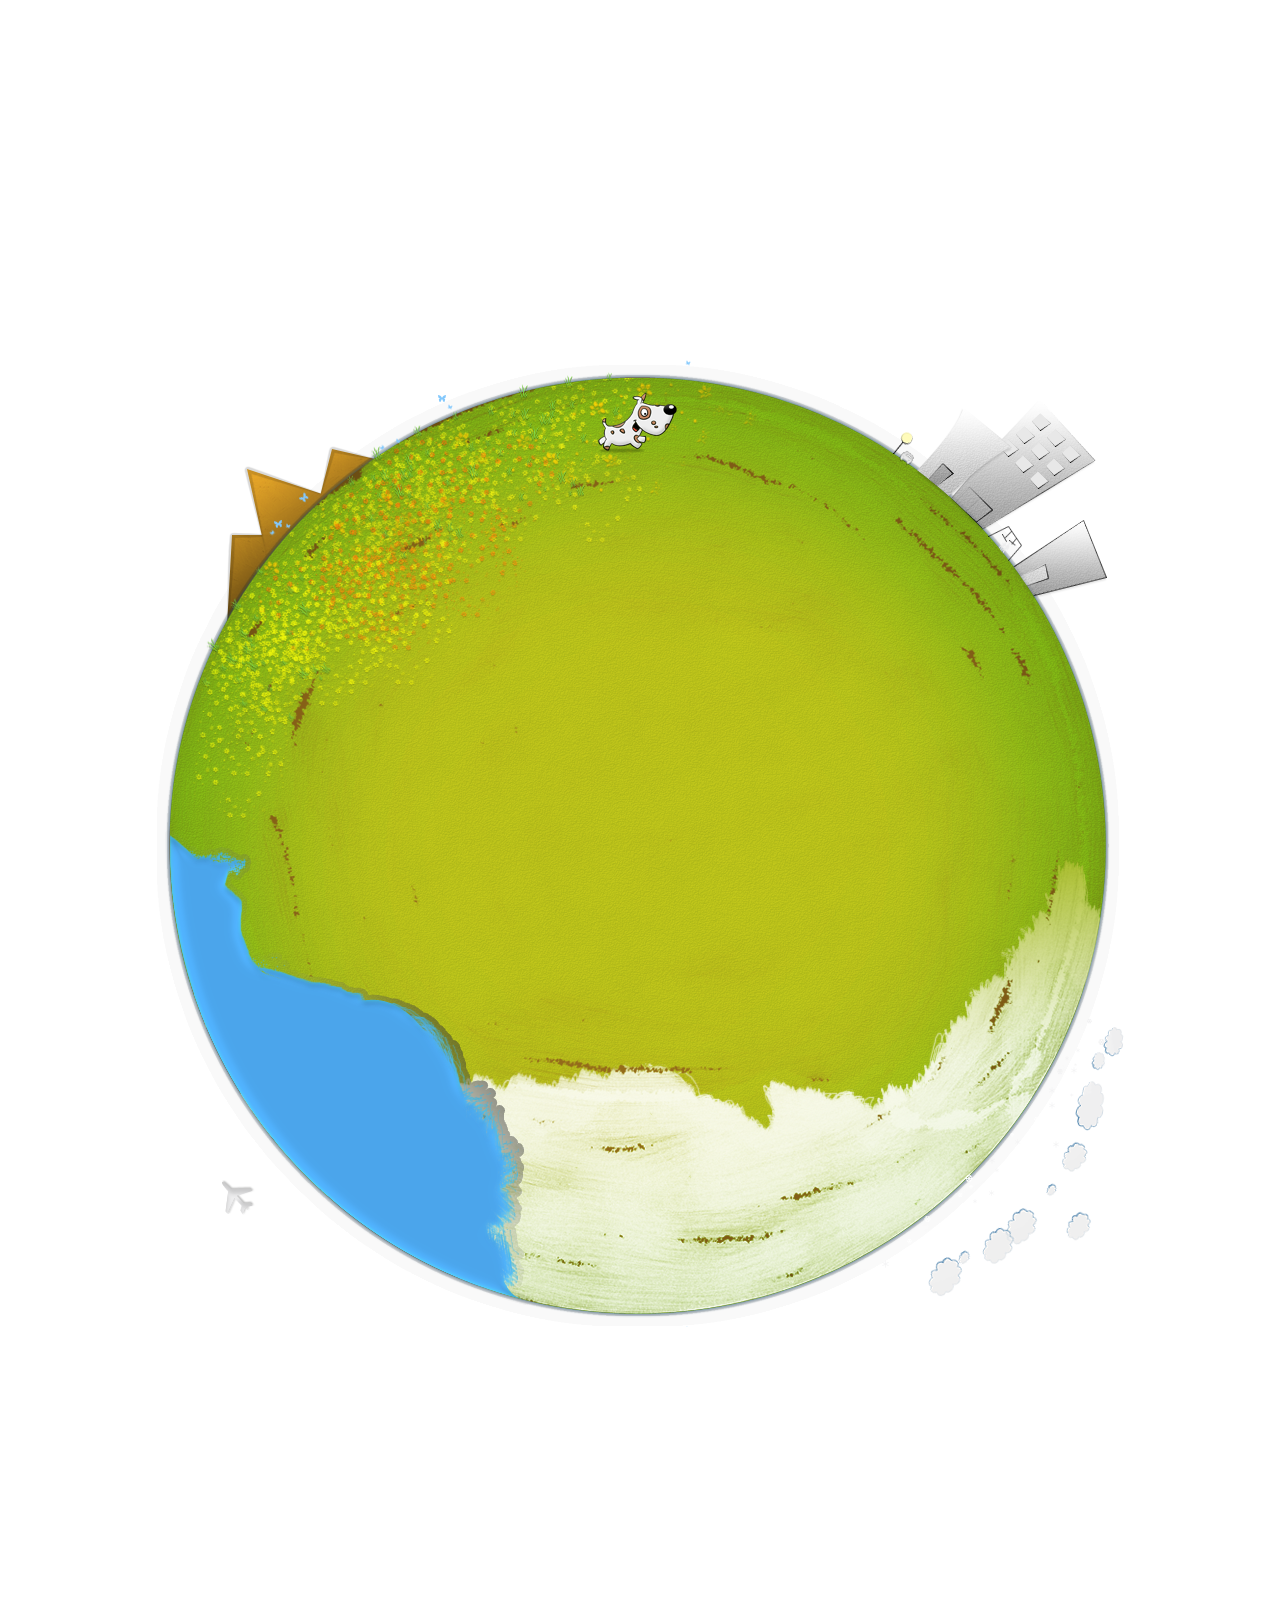
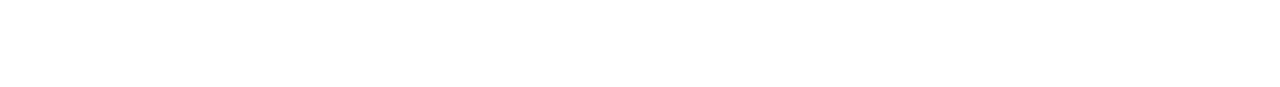
<file: demos/animation/index.html>
<!DOCTYPE html>
<html lang="en">
<head>
	<meta charset="UTF-8">
	<title>动画演示</title>
	<style>
	.container{
		position: relative;
		width:967px;
		height: 967px;
		margin: 360px auto;
	}
	.earth{
		width:967px;
		height: 967px;
		background:url(img/planet.png);
		-webkit-animation: run 10s linear infinite;
		        animation: run 10s linear infinite;
	}
	/*.earth:hover{
		-webkit-animation-play-state:paused;
		        animation-play-state:paused;
	}*/
	@-webkit-keyframes run{
		from{
			-webkit-transform:rotate(0deg);
			        transform:rotate(0deg);
		}
		to{
			-webkit-transform:rotate(-360deg);
			        transform:rotate(-360deg);
		}
	}
	@keyframes run{
		from{
			-webkit-transform:rotate(0deg);
			        transform:rotate(0deg);
		}
		to{
			-webkit-transform:rotate(-360deg);
			        transform:rotate(-360deg);
		}
	}
	.dog{
		width:80px;
		height:80px;
		background:url(img/dog.png);
		background-position: 0px 0px;
		position: absolute;
		left: 440px;
		top: 20px;
		-webkit-animation:dogrun .5s steps(2) infinite;
		animation:dogrun .5s steps(2) infinite;
	}
	@-webkit-keyframes dogrun{
		0% {background-position:0% 0%;}
  		100% {background-position:-160px 0px;}
	}
	@keyframes dogrun{
		0% {background-position:0% 0%;}
  		100% {background-position:-160px 0px;}
	}
	</style>
</head>
<body>
	<div class="container">
		<div class="earth"></div>
		<div class="dog"></div>
	</div>
	
</body>
</html>
</file>
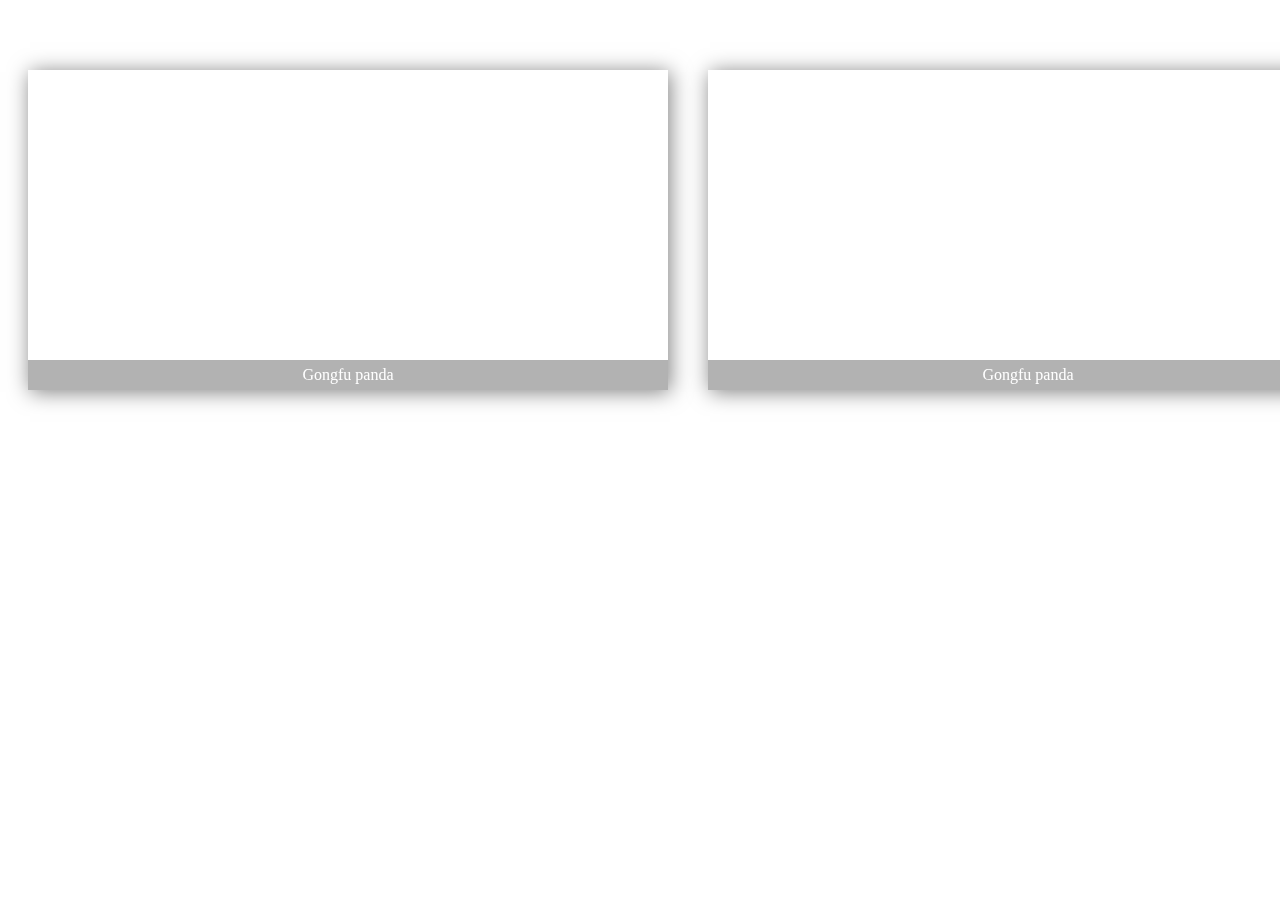
<file: demos/css3d/index.html>
<!DOCTYPE html>
<html lang="en">

<head>
    <meta charset="UTF-8">
    <title>Document</title>
    <style>
    .container {
        width: 1360px;
        margin: 50px auto;
    }
    
    .flip {
        width: 640px;
        height: 320px;
        margin: 20px;
        float: left;
        position: relative;
        perspective: 1000px;
    }
    
    .flip div {
        width: 100%;
        height: 100%;
        position: absolute;
        left: 0;
        top: 0;
        transition: all 1s ease;
        transform-style: preserve-3d;
        backface-visibility: hidden;
        box-shadow: 2px 2px 20px rgba(0, 0, 0, .5);
    }
    
    .flip div.front {
        background: url(//thecodeplayer.com/uploads/media/3yiC6Yq.jpg);
        z-index: 1;
    }
    
    .flip div:before {
        content: attr(data-text);
        width: 100%;
        height: 30px;
        position: absolute;
        left: 0;
        bottom: 0;
        line-height: 30px;
        text-align: center;
        color: #fff;
        background-color: rgba(0, 0, 0, .3);
    }
    
    .flip div.back {
        background: url(//thecodeplayer.com/uploads/media/40Ly3VB.jpg);
        z-index: 2;
    }
    
    .flip:hover div.front {
        z-index: 2;
        ;
    }
    
    .flip:hover div.back {
        z-index: 1;
        ;
    }
    
    .Y div.back {
        transform: rotateY(180deg);
    }
    
    .Y:hover div.front {
        transform: rotateY(180deg);
    }
    
    .Y:hover div.back {
        transform: rotateY(0deg);
    }
    
    .X div.back {
        transform: rotateX(180deg);
    }
    
    .X:hover div.front {
        transform: rotateX(180deg);
    }
    
    .X:hover div.back {
        transform: rotateX(0deg);
    }
    </style>
</head>

<body>
    <div class="container">
        <div class="flip X">
            <div class="front" data-text="Gongfu panda"></div>
            <div class="back" data-text="Toy story"></div>
        </div>
        <div class="flip Y">
            <div class="front" data-text="Gongfu panda"></div>
            <div class="back" data-text="Toy story"></div>
        </div>
    </div>
</body>

</html>
</file>
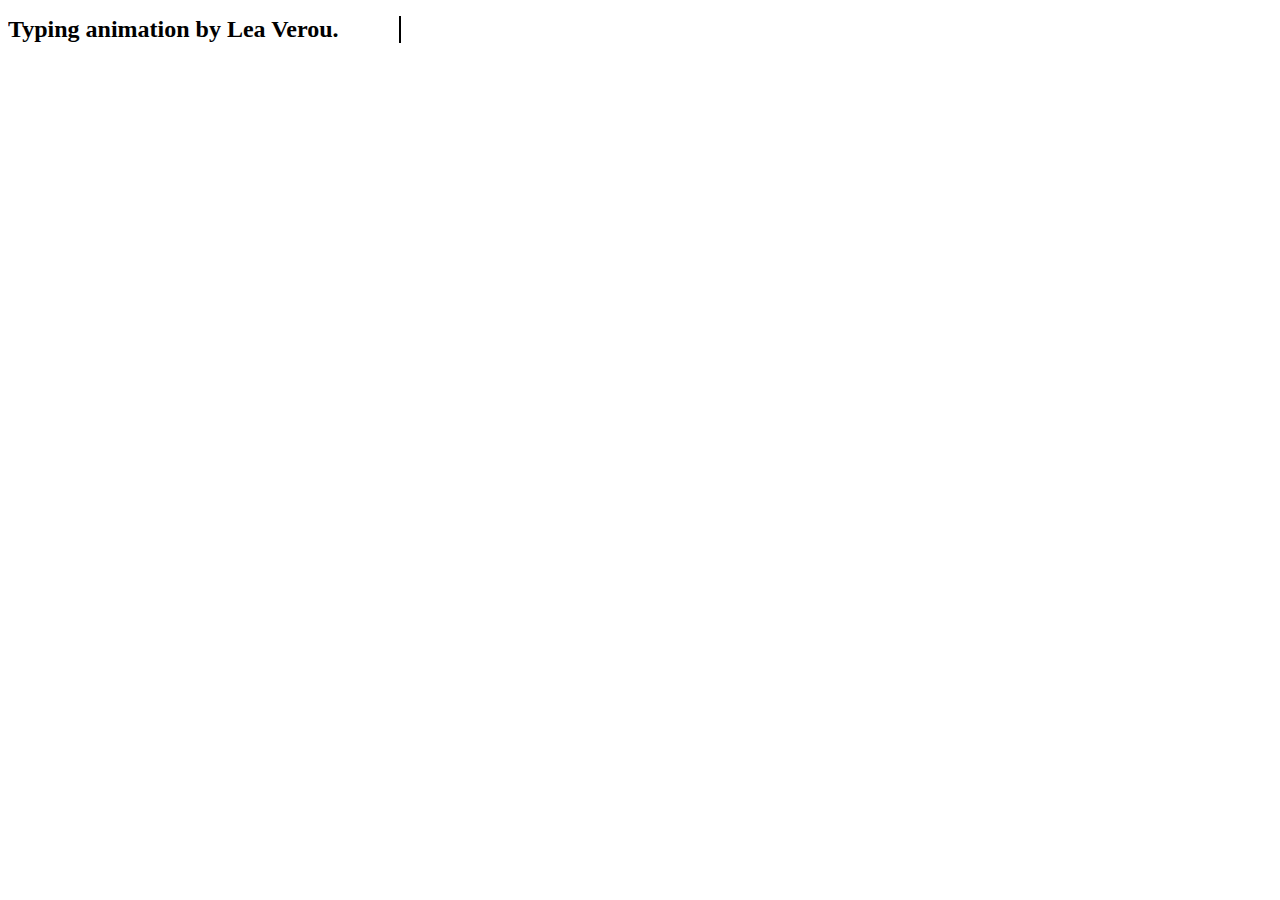
<file: demos/animation/type.html>
<!doctype html>
<html lang="en">
<head>
	<meta charset="UTF-8">
	<title>Document</title>
	<style>
	@-webkit-keyframes type {
		from {width: 0em;}
		to {width:16.3em;}
	}
	@-o-keyframes type {
		from {width: 0em;}
		to {width:16.3em;}
	}
	@-moz-keyframes type {
		from {width: 0em;}
		to {width:16.3em;}
	}
	@keyframes type {
		from {width: 0em;}
		to {width:16.3em;}
	}
	@-webkit-keyframes blink {
		0%,100% { border-color: transparent; }
		50% { border-color: black; }
	}
	@-o-keyframes blink {
		0%,100% { border-color: transparent; }
		50% { border-color: black; }
	}
	@-moz-keyframes blink {
		0%,100% { border-color: transparent; }
		50% { border-color: black; }
	}
	@keyframes blink {
		0%,100% { border-color: transparent; }
		50% { border-color: black; }
	}
	h1{
		font-size: 1.5em;
		width:16.3em;
		white-space:nowrap;
		overflow:hidden;
		border-right: .1em solid #000;
		-webkit-animation: type 10s steps(30,end), blink 1s step-end infinite;
		-o-animation: type 10s steps(30,end), blink 1s step-end infinite;
		animation: type 10s steps(30,end), blink 1s step-end infinite;
	}
	</style>
</head>
<body>
	<h1>Typing animation by Lea Verou.</h1>
</body>
</html>
</file>
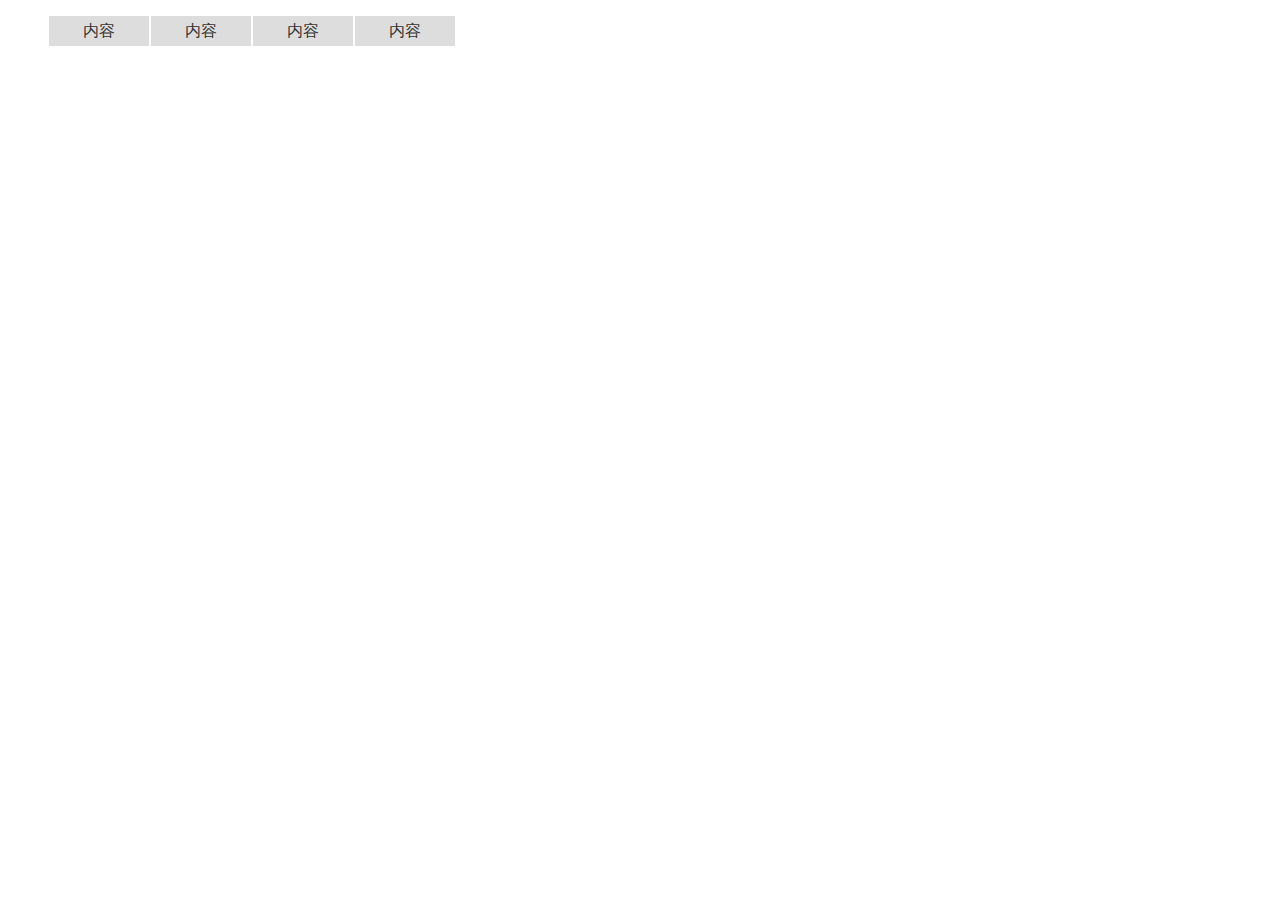
<file: demos/transform/menu.html>
<!doctype html>
<html lang="en">
<head>
	<meta charset="UTF-8">
	<title>Document</title>
	<link rel="stylesheet" href="style/css.css">
	<script src="script/prefixfree.min.js"></script>
</head>
<body>
	<ul class="clearfix">
		<li><a href="#">内容</a></li>
		<li><a href="#">内容</a></li>
		<li><a href="#">内容</a></li>
		<li><a href="#">内容</a></li>
	</ul>
</body>
</html>
</file>
<file: demos/transform/style/css.css>
.clearfix:after{
	content: "";
	width: 0;
	visibility: none;
	opacity: 0;
	clear: both;
}
li{
	float: left;
	list-style-type: none;
	margin: 0 1px;
}
li a{
	display: inline-block;
	width: 100px;
	height:30px;
	text-align: center;
	line-height: 30px;
	background-color: #ddd;
	color: #333;
	text-decoration: none;
	transform-style: preserve-3d;
	transform-origin: center center -15px;
	transform: rotateX(0deg);
	transition:all 1s;
	position: relative;
}
li a:after{
	content: "内容";
	display: inline-block;
	width: 100px;
	height:30px;
	text-align: center;
	line-height: 30px;
	background-color: #333;
	color: #ddd;
	position: absolute;
	left: 0;
	top: 0;
	transform-style: preserve-3d;
    transform-origin: center center -15px;
    transform: rotateX(-90deg);
}
li:hover a{
	transform: rotateX(90deg);
}
</file>
